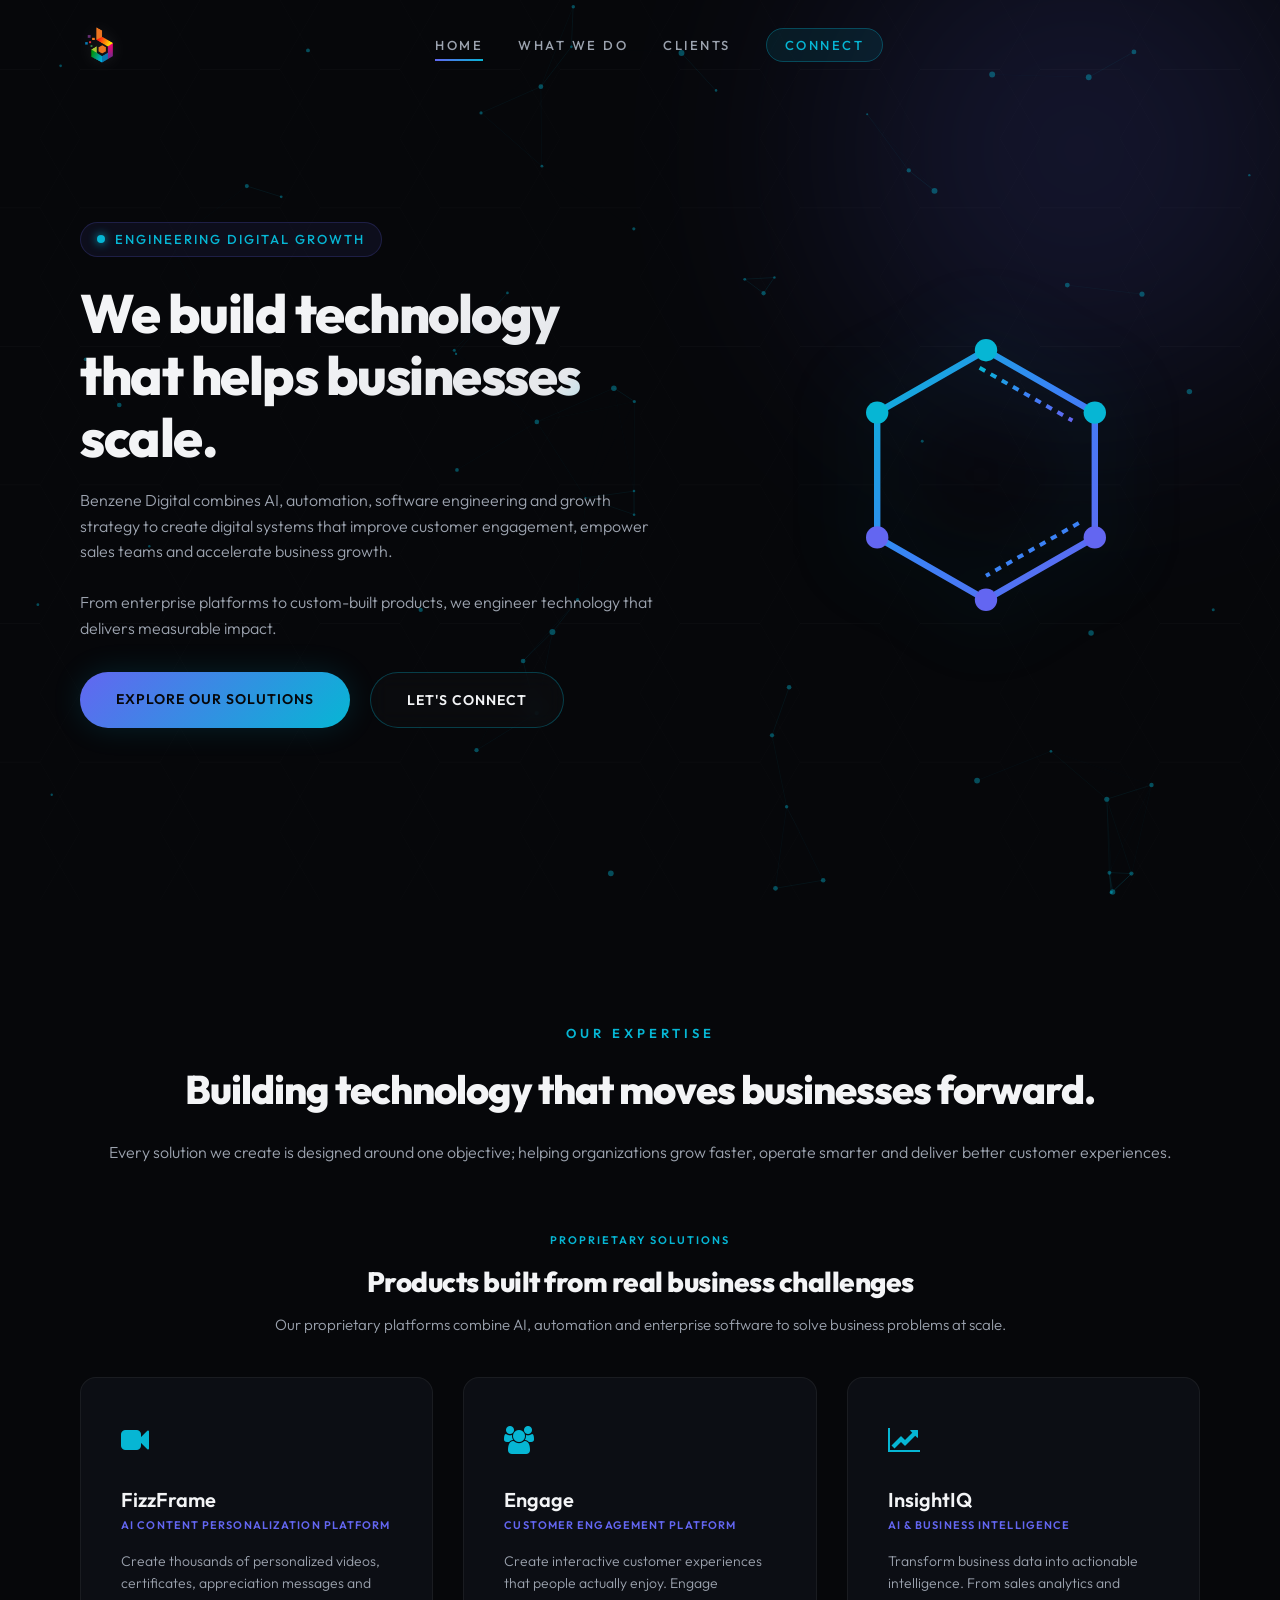
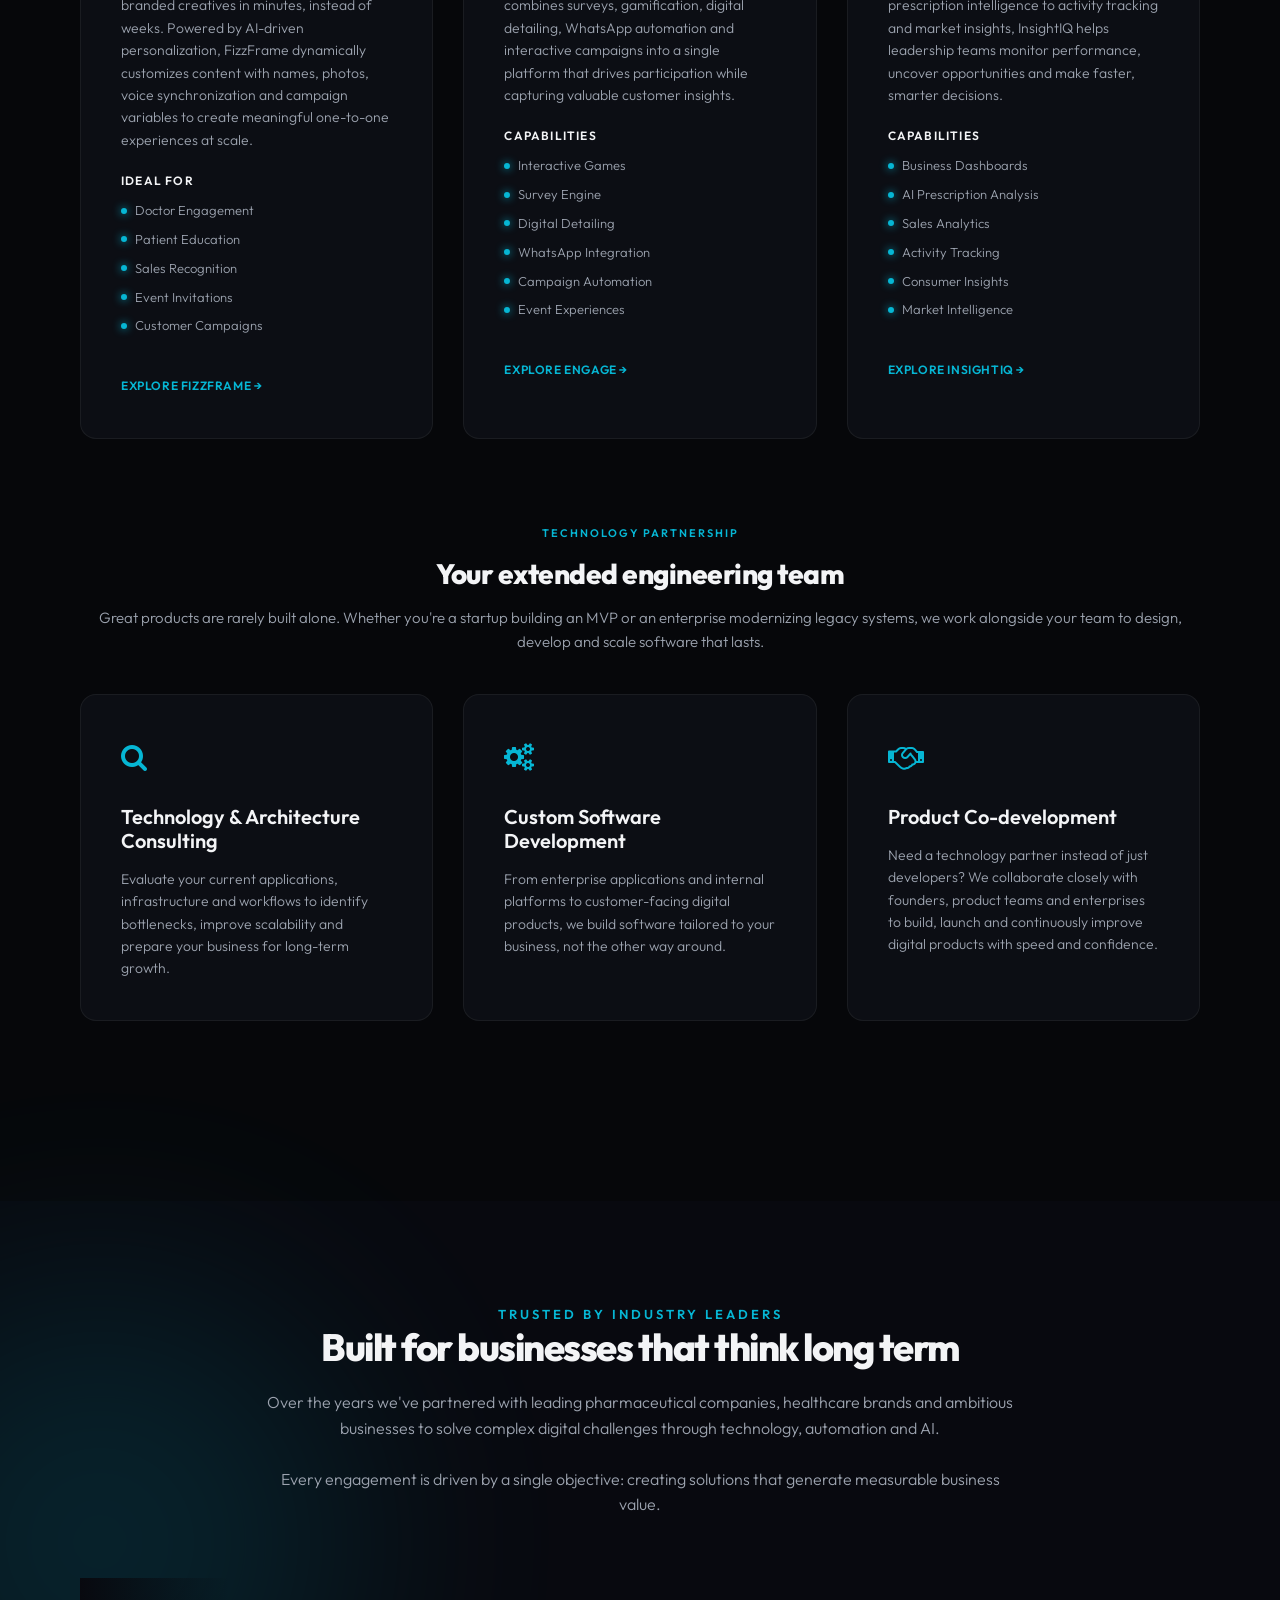
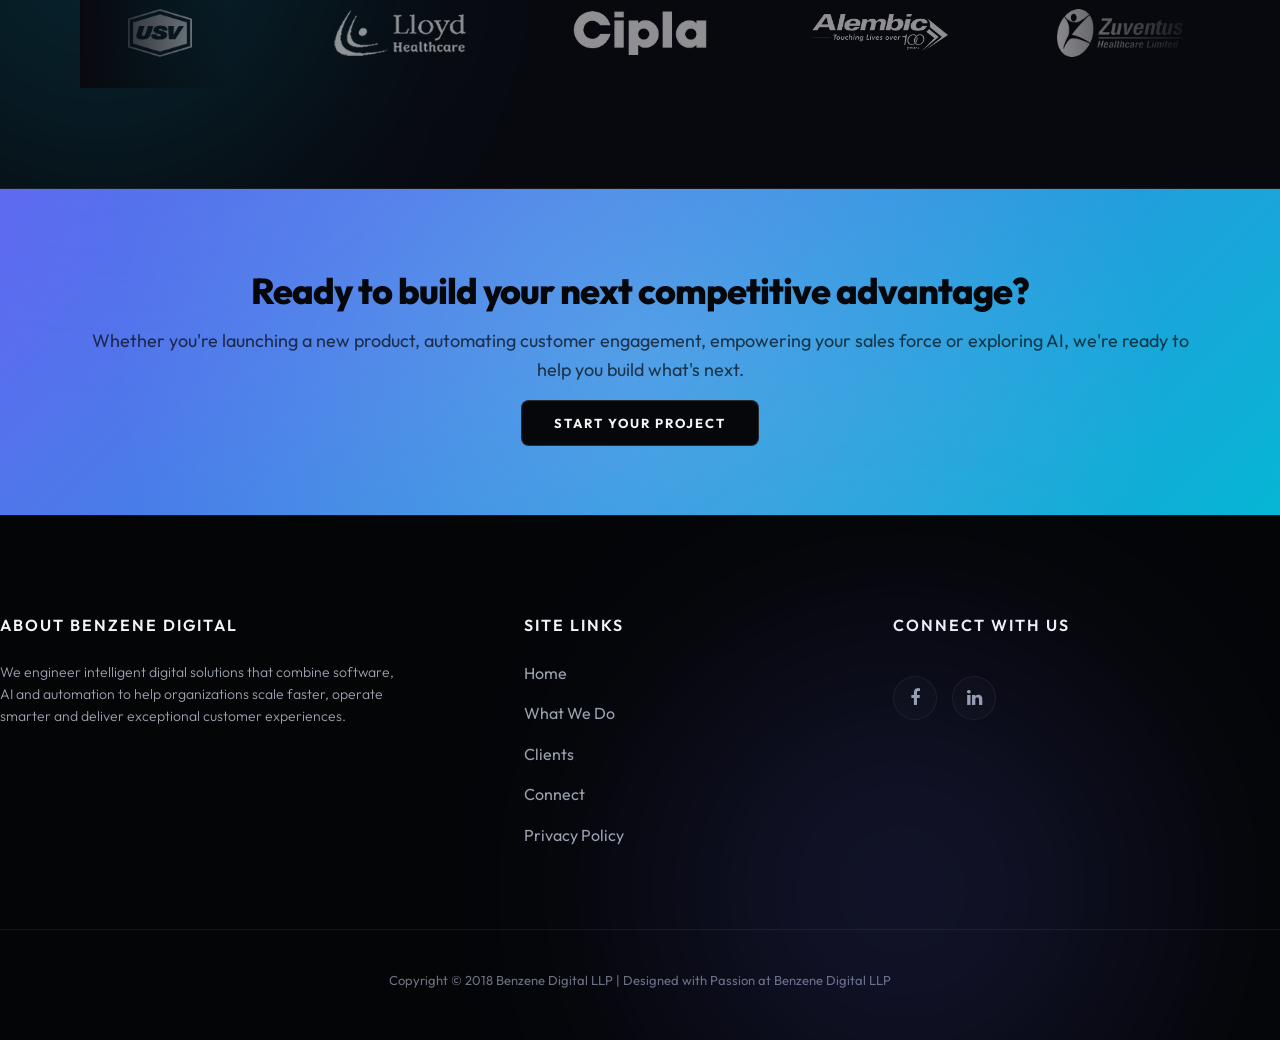
<file: index.html>
<!DOCTYPE html>
<html lang="en-US">
<head>        
    <meta charset="UTF-8" />        
    <meta name="viewport" content="width=device-width, initial-scale=1, maximum-scale=1" />
    <title>Benzene Digital LLP - Creative Digital Growth Agency</title>
    
    <!-- SEO & Metadata -->
    <meta name="description" content="Benzene Digital LLP is a next-generation creative digital growth agency. We engineer high-impact marketing, messenger bot automation, and interactive strategies for modern brands." />
    <link rel="canonical" href="https://benzenedigital.com/" />
    
    <!-- Open Graph Metadata -->
    <meta property="og:locale" content="en_US" />
    <meta property="og:type" content="website" />
    <meta property="og:title" content="Benzene Digital LLP - Creative Digital Growth Agency" />
    <meta property="og:description" content="We Craft Awesome Digital Marketing Solutions. Mixing strategy, experience, and technological innovation to help companies grow in this digital era." />
    <meta property="og:url" content="https://benzenedigital.com/" />
    <meta property="og:site_name" content="Benzene Digital LLP" />
    
    <!-- Favicon & Icons -->
    <link rel="icon" href="assets/images/logo.png" sizes="32x32" />
    <link rel="icon" href="assets/images/logo.png" sizes="192x192" />
    <link rel="apple-touch-icon" href="assets/images/logo.png" />
    
    <!-- Stylesheets -->
    <link rel="stylesheet" href="https://cdnjs.cloudflare.com/ajax/libs/font-awesome/4.7.0/css/font-awesome.min.css" />
    <link rel="stylesheet" href="assets/css/style-v2.css?v=2.8" />
</head>
<body class="home dark-theme">

    <!-- Radial Glow Elements for Futuristic Backdrop -->
    <div class="radial-glow-container">
        <div class="radial-bg-glow radial-glow-1"></div>
        <div class="radial-bg-glow radial-glow-2"></div>
        <div class="radial-bg-glow radial-glow-3"></div>
    </div>

    <!-- 1. PRELOADER -->
    <div class="doc-loader">
        <div class="loader-benzene-ring"></div>
    </div>       

    <!-- 2. STICKY GLASS HEADER -->
    <header class="header-holder">             
        <div class="menu-wrapper">             
            <div class="header-logo">
                <a href="#home">
                    <img src="assets/images/logo.png" alt="Benzene Digital Logo" />
                </a>               
            </div>

            <div class="toggle-holder">
                <div id="toggle">
                    <div class="first-menu-line"></div>
                    <div class="second-menu-line"></div>
                    <div class="third-menu-line"></div>
                </div>
            </div>

            <div class="menu-holder">
                <nav id="header-main-menu">
                    <ul class="main-menu">
                        <li class="active"><a href="#home">Home</a></li>
                        <li><a href="#what-we-do">What We Do</a></li>
                        <li><a href="#clients">Clients</a></li>
                        <li class="connect-btn-nav"><a href="#" class="trigger-connect">Connect</a></li>
                    </ul>
                </nav>                       
            </div>
            <div class="clear"></div>   
        </div>
    </header>

    <!-- 3. MAIN CONTENTS -->
    <div id="content" class="site-content">        
         
        <!-- HERO SECTION -->
        <section id="home" class="section full-screen">
            <!-- Hexagonal Network Canvas -->
            <div class="hero-canvas-container">
                <canvas id="home-canvas"></canvas>
            </div>
            
            <div class="content-1200">                                                
                <div class="hero-text-area">
                    <div class="hero-tagline">
                        <span class="pulse-dot"></span>
                        ENGINEERING DIGITAL GROWTH
                    </div>
                    <h1 class="big-text">
                        We build technology<br />
                        that helps businesses scale.
                    </h1>
                    <p class="hero-description">
                        Benzene Digital combines AI, automation, software engineering and growth strategy to create digital systems that improve customer engagement, empower sales teams and accelerate business growth.
                        <br /><br />
                        From enterprise platforms to custom-built products, we engineer technology that delivers measurable impact.
                    </p>
                    <div class="cta-group">
                        <a href="#what-we-do" class="btn btn-primary">Explore Our Solutions</a>
                        <a href="#" class="btn btn-secondary trigger-connect">Let's Connect</a>
                    </div>
                </div>
                
                <div class="hero-visual-area">
                    <!-- Glowing Hexagonal Benzene Ring SVG -->
                    <div class="benzene-glowing-ring">
                        <svg viewBox="0 0 200 200" width="100%" height="100%">
                            <!-- Benzene outer hexagonal carbon chain -->
                            <polygon points="100,22 168,61 168,139 100,178 32,139 32,61" fill="none" stroke="url(#benzene-grad)" stroke-width="4" stroke-linecap="round" />
                            
                            <!-- Inner double bonds representing resonance delocalized electrons -->
                            <line x1="96" y1="33" x2="154" y2="66" stroke="url(#benzene-grad)" stroke-width="2.5" stroke-dasharray="4,4" />
                            <line x1="158" y1="130" x2="100" y2="163" stroke="url(#benzene-grad)" stroke-width="2.5" stroke-dasharray="4,4" />
                            <line x1="42" y1="130" x2="42" y2="70" stroke="url(#benzene-grad)" stroke-width="2.5" stroke-dasharray="4,4" />
                            
                            <!-- Hexagon carbon nodes -->
                            <circle cx="100" cy="22" r="7" fill="#06b6d4" />
                            <circle cx="168" cy="61" r="7" fill="#06b6d4" />
                            <circle cx="168" cy="139" r="7" fill="#6366f1" />
                            <circle cx="100" cy="178" r="7" fill="#6366f1" />
                            <circle cx="32" cy="139" r="7" fill="#6366f1" />
                            <circle cx="32" cy="61" r="7" fill="#06b6d4" />
                            
                            <defs>
                                <linearGradient id="benzene-grad" x1="0%" y1="0%" x2="100%" y2="100%">
                                    <stop offset="0%" stop-color="#06b6d4" />
                                    <stop offset="50%" stop-color="#3b82f6" />
                                    <stop offset="100%" stop-color="#6366f1" />
                                </linearGradient>
                            </defs>
                        </svg>
                    </div>
                </div>
            </div>
        </section> 



        <!-- WHAT WE DO SECTION (CENTERED LAYOUT) -->
        <section id="what-we-do" class="section">
            <div class="content-1200">
                
                <!-- Section Header -->
                <div class="section-header-centered">
                    <span class="section-tag-indicator">OUR EXPERTISE</span>
                    <h2 class="section-title-reimagined">Building technology that moves businesses forward.</h2>
                    <p class="section-desc-reimagined">
                        Every solution we create is designed around one objective; helping organizations grow faster, operate smarter and deliver better customer experiences.
                    </p>
                </div>

                <!-- Group 1: Proprietary Solutions -->
                <div class="grid-section-header-centered">
                    <span class="section-tag-indicator-small">PROPRIETARY SOLUTIONS</span>
                    <h3>Products built from real business challenges</h3>
                    <p>
                        Our proprietary platforms combine AI, automation and enterprise software to solve business problems at scale.
                    </p>
                </div>
                
                <div class="solutions-grid-reimagined">
                    <div class="service-box">
                        <div class="service-icon"><i class="fa fa-video-camera"></i></div>
                        <h3>FizzFrame</h3>
                        <span class="service-tag">AI CONTENT PERSONALIZATION PLATFORM</span>
                        <p>Create thousands of personalized videos, certificates, appreciation messages and branded creatives in minutes, instead of weeks. Powered by AI-driven personalization, FizzFrame dynamically customizes content with names, photos, voice synchronization and campaign variables to create meaningful one-to-one experiences at scale.</p>
                        
                        <div class="service-meta-list">
                            <span class="meta-list-title">Ideal for</span>
                            <ul>
                                <li><span class="bullet-dot"></span> Doctor Engagement</li>
                                <li><span class="bullet-dot"></span> Patient Education</li>
                                <li><span class="bullet-dot"></span> Sales Recognition</li>
                                <li><span class="bullet-dot"></span> Event Invitations</li>
                                <li><span class="bullet-dot"></span> Customer Campaigns</li>
                            </ul>
                        </div>
                        
                        <a href="#" class="service-link trigger-connect">Explore FizzFrame &rarr;</a>
                    </div>

                    <div class="service-box">
                        <div class="service-icon"><i class="fa fa-users"></i></div>
                        <h3>Engage</h3>
                        <span class="service-tag">CUSTOMER ENGAGEMENT PLATFORM</span>
                        <p>Create interactive customer experiences that people actually enjoy. Engage combines surveys, gamification, digital detailing, WhatsApp automation and interactive campaigns into a single platform that drives participation while capturing valuable customer insights.</p>
                        
                        <div class="service-meta-list">
                            <span class="meta-list-title">Capabilities</span>
                            <ul>
                                <li><span class="bullet-dot"></span> Interactive Games</li>
                                <li><span class="bullet-dot"></span> Survey Engine</li>
                                <li><span class="bullet-dot"></span> Digital Detailing</li>
                                <li><span class="bullet-dot"></span> WhatsApp Integration</li>
                                <li><span class="bullet-dot"></span> Campaign Automation</li>
                                <li><span class="bullet-dot"></span> Event Experiences</li>
                            </ul>
                        </div>
                        
                        <a href="#" class="service-link trigger-connect">Explore Engage &rarr;</a>
                    </div>

                    <div class="service-box">
                        <div class="service-icon"><i class="fa fa-line-chart"></i></div>
                        <h3>InsightIQ</h3>
                        <span class="service-tag">AI & BUSINESS INTELLIGENCE</span>
                        <p>Transform business data into actionable intelligence. From sales analytics and prescription intelligence to activity tracking and market insights, InsightIQ helps leadership teams monitor performance, uncover opportunities and make faster, smarter decisions.</p>
                        
                        <div class="service-meta-list">
                            <span class="meta-list-title">Capabilities</span>
                            <ul>
                                <li><span class="bullet-dot"></span> Business Dashboards</li>
                                <li><span class="bullet-dot"></span> AI Prescription Analysis</li>
                                <li><span class="bullet-dot"></span> Sales Analytics</li>
                                <li><span class="bullet-dot"></span> Activity Tracking</li>
                                <li><span class="bullet-dot"></span> Consumer Insights</li>
                                <li><span class="bullet-dot"></span> Market Intelligence</li>
                            </ul>
                        </div>
                        
                        <a href="#" class="service-link trigger-connect">Explore InsightIQ &rarr;</a>
                    </div>
                </div>

                <!-- Group 2: Technology Partnership -->
                <div class="grid-section-header-centered" style="margin-top: 80px;">
                    <span class="section-tag-indicator-small">TECHNOLOGY PARTNERSHIP</span>
                    <h3>Your extended engineering team</h3>
                    <p>
                        Great products are rarely built alone. Whether you're a startup building an MVP or an enterprise modernizing legacy systems, we work alongside your team to design, develop and scale software that lasts.
                    </p>
                </div>
                
                <div class="solutions-grid-reimagined">
                    <div class="service-box">
                        <div class="service-icon"><i class="fa fa-search"></i></div>
                        <h3>Technology & Architecture Consulting</h3>
                        <p>Evaluate your current applications, infrastructure and workflows to identify bottlenecks, improve scalability and prepare your business for long-term growth.</p>
                    </div>

                    <div class="service-box">
                        <div class="service-icon"><i class="fa fa-cogs"></i></div>
                        <h3>Custom Software Development</h3>
                        <p>From enterprise applications and internal platforms to customer-facing digital products, we build software tailored to your business, not the other way around.</p>
                    </div>

                    <div class="service-box">
                        <div class="service-icon"><i class="fa fa-handshake-o"></i></div>
                        <h3>Product Co-development</h3>
                        <p>Need a technology partner instead of just developers? We collaborate closely with founders, product teams and enterprises to build, launch and continuously improve digital products with speed and confidence.</p>
                    </div>
                </div>

            </div>
        </section>                 
         
        <!-- CLIENTS SECTION (INFINITE LOGO MARQUEE) -->
        <section id="clients" class="section">                   
            <div class="content-1200">
                <div class="section-header-centered" style="margin-bottom: 60px;">
                    <span class="section-subtitle">TRUSTED BY INDUSTRY LEADERS</span>
                    <h2 style="font-size: 38px; line-height: 1.15; font-weight: 800; letter-spacing: -1.5px; margin-bottom: 20px;">
                        Built for businesses that think long term
                    </h2>
                    <p style="margin-top: 20px; font-weight: 300; font-size: 16px; color: var(--text-secondary); max-width: 750px; margin-left: auto; margin-right: auto; line-height: 1.6;">
                        Over the years we've partnered with leading pharmaceutical companies, healthcare brands and ambitious businesses to solve complex digital challenges through technology, automation and AI.
                        <br /><br />
                        Every engagement is driven by a single objective: creating solutions that generate measurable business value.
                    </p>
                </div>
                
                <div class="marquee-container">
                    <div class="marquee-content">
                        <div class="marquee-item">
                            <img src="assets/images/logo_usv.png" alt="USV Pvt Ltd" />
                        </div>
                        <div class="marquee-item">
                            <img src="assets/images/logo_lloyd.png" alt="LLOYD HEALTHCARE PVT LTD" />
                        </div>
                        <div class="marquee-item">
                            <img src="assets/images/logo_cipla.png" alt="Cipla Ltd" />
                        </div>
                        <div class="marquee-item">
                            <img src="assets/images/logo_alembic.png" alt="Alembic Pharmaceuticals Ltd" />
                        </div>
                        <div class="marquee-item">
                            <img src="assets/images/logo_zuventus.png" alt="Zuventus Healthcare Limited" />
                        </div>
                        <div class="marquee-item">
                            <img src="assets/images/logo_servier.png" alt="Servier India" />
                        </div>
                        <div class="marquee-item">
                            <img src="assets/images/logo_zydus.png" alt="Zydus Healthcare Ltd" />
                        </div>
                        <div class="marquee-item">
                            <img src="assets/images/logo_lupin.png" alt="Lupin" />
                        </div>
                        <div class="marquee-item">
                            <img src="assets/images/logo_wockhardt.png" alt="Wockhardt Limited" />
                        </div>
                        <div class="marquee-item">
                            <img src="assets/images/logo_glenmark.png" alt="Glenmark Pharmaceutical Ltd" />
                        </div>
                        <div class="marquee-item">
                            <img src="assets/images/logo_crompton.png" alt="Crompton Greaves Consumer Electricals Limited" />
                        </div>
                        <div class="marquee-item">
                            <img src="assets/images/logo_mankind.png" alt="Mankind Pharma" />
                        </div>
                    </div>
                </div>
            </div>
        </section> 


         
        <!-- MILESTONES (CTA NEON ACTION BAND) -->
        <div id="milestones" class="section">                   
            <div class="content-1200">
                <h2>Ready to build your next competitive advantage?</h2>
                <p style="margin-bottom: 25px;">Whether you're launching a new product, automating customer engagement, empowering your sales force or exploring AI, we're ready to help you build what's next.</p>
                <a href="#" class="cta-connect-btn trigger-connect">Start Your Project</a>
            </div>
        </div> 
    </div>

    <!-- 4. FOOTER -->
    <footer class="footer">
        <div class="footer-content">
            <div id="footer-sidebar">
                <!-- Widget 1: About Benzene Digital -->
                <div class="widget" style="max-width: 400px;">
                    <h4 class="widgettitle">About Benzene Digital</h4>
                    <p style="color: var(--text-secondary); font-size: 14px; line-height: 1.6; font-weight: 300; margin: 0;">
                        We engineer intelligent digital solutions that combine software, AI and automation to help organizations scale faster, operate smarter and deliver exceptional customer experiences.
                    </p>
                </div>

                <!-- Widget 2: Site links -->
                <div class="widget">
                    <h4 class="widgettitle">Site links</h4>
                    <ul>
                        <li><a href="#home">Home</a></li>
                        <li><a href="#what-we-do">What We Do</a></li>
                        <li><a href="#clients">Clients</a></li>
                        <li><a href="#" class="trigger-connect">Connect</a></li>
                        <li><a href="#" class="privacy-policy-btn">Privacy Policy</a></li>
                    </ul>
                </div>

                <!-- Widget 3: Connect -->
                <div class="widget" style="max-width: 350px;">
                    <h4 class="widgettitle">Connect With Us</h4>
                    <div class="social-icons-footer" style="margin-top: 15px;">
                        <a href="https://www.facebook.com/BenzenedigitalLLP" class="social-icon-circle" target="_blank" rel="noopener noreferrer"><i class="fa fa-facebook"></i></a>
                        <a href="https://www.linkedin.com/company/benzenedigital/" class="social-icon-circle" target="_blank" rel="noopener noreferrer"><i class="fa fa-linkedin"></i></a>
                    </div>
                </div>
            </div>
          
            <div class="copyright-holder">
                Copyright &copy; 2018 Benzene Digital LLP | Designed with Passion at Benzene Digital LLP
            </div>
        </div>
    </footer>

    <!-- ==========================================
         POPUPS & MODALS (DARK GLASS)
         ========================================== -->
         
    <!-- B. CONNECT MODAL -->
    <div id="pum-connect" class="pum-overlay" role="dialog" aria-hidden="true">
        <div class="pum-container connect-modal-container">
            <button type="button" class="pum-close close-connect-btn" aria-label="Close modal">&times;</button>
            <div class="pum-content">
                <span class="indicator-tag" style="font-size: 11px; letter-spacing: 3px; color: var(--color-cyan); font-weight: 600; display: block; margin-bottom: 8px;">Contact</span>
                <h2 style="margin-top: 10px; font-size: 32px; font-weight: 800; letter-spacing: -1px; margin-bottom: 15px;">Let's Start the Conversation</h2>
                <p style="color: var(--text-secondary); margin-bottom: 30px; font-size: 14px; font-weight: 300; line-height: 1.6;">
                    Tell us about your business, your goals or the challenge you're trying to solve. Our team will get back with ideas, recommendations and the right approach—not just a proposal.
                </p>
                
                <form id="connect-form" class="connect-form">
                    <div class="form-row">
                        <div class="form-group">
                            <label>Your Name</label>
                            <input required type="text" name="name" placeholder="Julian Moss" class="form-input" />
                        </div>
                        <div class="form-group">
                            <label>Email Address</label>
                            <input required type="email" name="email" placeholder="j.moss@domain.com" class="form-input" />
                        </div>
                    </div>
                    
                    <div class="form-group">
                        <label>Areas of Interest</label>
                        <div class="interest-options">
                            <button type="button" class="interest-tag active" data-value="AI Solutions">AI Solutions</button>
                            <button type="button" class="interest-tag" data-value="Customer Engagement">Customer Engagement</button>
                            <button type="button" class="interest-tag" data-value="Sales Enablement">Sales Enablement</button>
                            <button type="button" class="interest-tag" data-value="Marketing Automation">Marketing Automation</button>
                            <button type="button" class="interest-tag" data-value="Custom Software Development">Custom Software Development</button>
                            <button type="button" class="interest-tag" data-value="Digital Transformation">Digital Transformation</button>
                            <button type="button" class="interest-tag" data-value="Other">Other</button>
                        </div>
                        <input type="hidden" name="interest" id="selected-interest" value="AI Solutions" />
                    </div>
                    
                    <div class="form-group">
                        <label>Your Message</label>
                        <textarea required name="message" placeholder="Tell us about your project..." rows="4" class="form-textarea"></textarea>
                    </div>
                    
                    <button type="submit" class="submit-btn" id="connect-submit-btn">Send Message</button>
                    
                    <p style="font-size: 10px; color: var(--text-secondary); opacity: 0.6; line-height: 1.5; margin-top: 20px; font-weight: 300; text-align: left;">
                        Your information is kept strictly confidential and will only be used to respond to your enquiry.
                    </p>
                </form>
            </div>
        </div>
    </div>

    <!-- A. TERMS & PRIVACY POLICY MODAL -->
    <div id="pum-564" class="pum-overlay" role="dialog" aria-hidden="true">
        <div class="pum-container">
            <button type="button" class="pum-close" aria-label="Close modal">&times;</button>
            <div class="pum-content">
                <h2>Terms and Conditions of Use</h2>
                <h3>1. Terms</h3>
                <p>By accessing this web site, you are agreeing to be bound by these web site Terms and Conditions of Use, applicable laws and regulations and their compliance. If you disagree with any of the stated terms and conditions, you are prohibited from using or accessing this site. The materials contained in this site are secured by relevant copyright and trademark law.</p>
                
                <h3>2. Use License</h3>
                <p>Permission is allowed to temporarily download one duplicate of the materials (data or programming) on Benzene Digital LLP’s site for individual and non-business use only. This is just a permit of license and not an exchange of title, and under this permit, you may not:</p>
                <ol>
                    <li>Modify or copy the materials;</li>
                    <li>Use the materials for any commercial purpose, or for any public presentation (business or non-business);</li>
                    <li>Attempt to decompile or rebuild any product or material contained on Benzene Digital LLP’s site;</li>
                    <li>Remove any copyright or other restrictive documentations from the materials; or</li>
                    <li>Transfer the materials to someone else or "mirror" the materials on any other server.</li>
                </ol>
                <p>This permit might consequently be terminated if you disregard any of these confinements and may be ended by Benzene Digital LLP whenever deemed. After permit termination or when your viewing permit is terminated, you must destroy any downloaded materials in your ownership whether in electronic or printed form.</p>
                
                <h3>3. Disclaimer</h3>
                <p>The materials on Benzene Digital LLP’s site are given "as is". Benzene Digital LLP makes no guarantees, communicated or suggested, and database renounces and nullifies every single other warranties, including without impediment, inferred guarantees or states of merchantability, fitness for a specific reason, or non-encroachment of licensed property or other infringement of rights. Further, Benzene Digital LLP does not warrant or make any representations concerning the precision, likely results, or unwavering quality of the utilization of the materials on its Internet site or generally identifying with such materials or on any destinations connected to this website.</p>
                
                <h3>4. Constraints</h3>
                <p>In no occasion should Benzene Digital LLP or its suppliers be subject for any harms (counting, without constraint, harms for loss of information or benefit, or because of business interruption) arising out of the utilization or powerlessness to utilize the materials on Benzene Digital LLP’s Internet webpage, regardless of the possibility that Benzene Digital LLP or a Benzene Digital LLP approved agent has been told orally or in written of the likelihood of such harm. Since a few jurisdictions don’t permit constraints on implied guarantees, or impediments of obligation for weighty or coincidental harms, these confinements may not apply to you.</p>
                
                <h3>5. Amendments and Errata</h3>
                <p>The materials showing up on Benzene Digital LLP’s site could incorporate typographical or photographic mistakes. Benzene Digital LLP does not warrant that any of the materials on its site are accurate, complete, or current. Benzene Digital LLP may roll out improvements to the materials contained on its site at any time without notification. Benzene Digital LLP does not, then again, make any dedication to update the materials.</p>
                
                <h3>6. Links</h3>
                <p>Benzene Digital LLP has not checked on the majority of the websites or links connected to its website and is not in charge of the substance of any such connected webpage. The incorporation of any connection does not imply support by Benzene Digital LLP of the site. Utilization of any such connected site is at the user’s own risk.</p>
                
                <h3>7. Site Terms of Use Modifications</h3>
                <p>Benzene Digital LLP may update these terms of utilization for its website at any time without notification. By using this site, you are consenting to be bound by the then current form of these Terms and Conditions of Use.</p>
                
                <h3>8. Governing Law</h3>
                <p>Any case identifying with Benzene Digital LLP’s site should be governed by the laws of the country of India, without regard to its conflict of law provisions.</p>
                
                <h2>Privacy Policy</h2>
                <p>Your privacy is critical to us. Likewise, we have built up this Policy with the end goal you should see how we gather, utilize, impart, and reveal and make utilization of individual data. The following outlines our privacy policy.</p>
                <ul>
                    <li>Before or at the time of collecting personal information, we will identify the purposes for which information is being collected.</li>
                    <li>We will gather and utilize personal data singularly with the target of satisfying those reasons indicated by us and for other good purposes, unless we get the consent of the individual concerned or as required by law.</li>
                    <li>We will just hold personal data for the length necessary for the satisfaction of those reasons.</li>
                    <li>We will collect personal information by lawful and fair means and, where appropriate, with the knowledge or consent of the individual concerned.</li>
                    <li>Personal information ought to be important to the reasons for which it is to be utilized, and, to the extent necessary for those reasons, ought to be accurate, complete, and updated.</li>
                    <li>We will protect personal information by reasonable security safeguards against loss or theft, as well as unauthorized access, disclosure, copying, use, or modification.</li>
                    <li>We will promptly provide customers with access to our policies and procedures for the administration of personal data.</li>
                </ul>
                <p>We are focused on leading our business as per these standards with a specific end goal to guarantee that the privacy of personal information is secure and maintained.</p>
            </div>
        </div>
    </div>



    <!-- Scripts -->
    <script src="assets/js/main.js"></script>
</body>
</html>
</file>
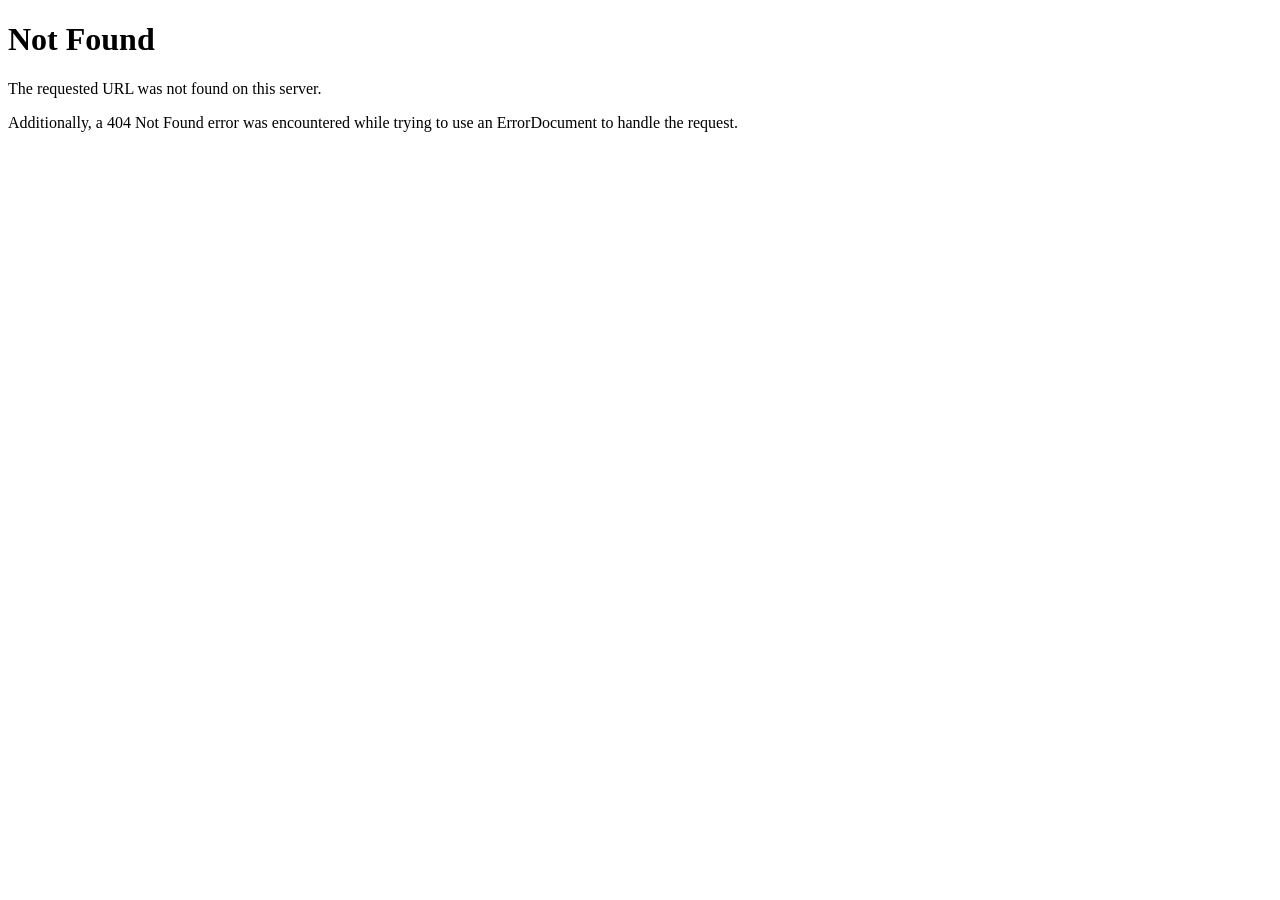
<file: original_blog.html>
<!DOCTYPE HTML PUBLIC "-//W3C//DTD HTML 4.01//EN" "http://www.w3.org/TR/html4/strict.dtd">
<html><head>
<title>404 Not Found</title>
</head><body>
<h1>Not Found</h1>
<p>The requested URL was not found on this server.</p>
<p>Additionally, a 404 Not Found
error was encountered while trying to use an ErrorDocument to handle the request.</p>
</body></html>
</file>
<file: assets/css/style-v2.css>
@import url('https://fonts.googleapis.com/css2?family=Outfit:wght@100;200;300;400;500;600;700;800;900&display=swap');

/* ==========================================
   DESIGN TOKENS & VARIABLES (DARK MODE REIMAGINED)
   ========================================== */
:root {
  /* Theme Colors */
  --bg-main: #06070a;
  --bg-card: rgba(18, 20, 28, 0.6);
  --bg-card-hover: rgba(26, 29, 41, 0.8);
  --border-glass: rgba(255, 255, 255, 0.06);
  --border-glass-hover: rgba(6, 182, 212, 0.3);
  
  /* Text Colors */
  --text-primary: #f3f4f6;
  --text-secondary: #9ca3af;
  --text-muted: #6b7280;
  
  /* Accent Gradients & Shadows */
  --gradient-accent: linear-gradient(135deg, #6366f1 0%, #06b6d4 100%);
  --gradient-accent-hover: linear-gradient(135deg, #4f46e5 0%, #0891b2 100%);
  --color-indigo: #6366f1;
  --color-cyan: #06b6d4;
  
  --shadow-cyan-glow: 0 0 30px rgba(6, 182, 212, 0.15);
  --shadow-indigo-glow: 0 0 35px rgba(99, 102, 241, 0.15);
  --shadow-card: 0 20px 40px rgba(0, 0, 0, 0.3);
  
  /* Fonts */
  --font-main: 'Outfit', sans-serif;
  
  /* Layout */
  --header-height: 90px;
  --header-height-scroll: 75px;
  --content-width: 1200px;
  
  /* Transitions */
  --transition-smooth: all 0.5s cubic-bezier(0.16, 1, 0.3, 1);
  --transition-fast: all 0.25s cubic-bezier(0.4, 0, 0.2, 1);
}

/* ==========================================
   GLOBAL STYLE RESETS & SCROLLBAR
   ========================================== */
* {
  box-sizing: border-box;
  margin: 0;
  padding: 0;
}

html {
  scroll-behavior: smooth;
  -webkit-font-smoothing: antialiased;
  -moz-osx-font-smoothing: grayscale;
}

body {
  font-family: var(--font-main);
  font-size: 16px;
  line-height: 1.6;
  color: var(--text-secondary);
  background-color: var(--bg-main);
  overflow-x: hidden !important;
  width: 100% !important;
  position: relative;
}

.site-content {
  overflow-x: hidden !important;
  width: 100% !important;
  position: relative;
}

/* Custom Scrollbar */
::-webkit-scrollbar {
  width: 10px;
}
::-webkit-scrollbar-track {
  background: var(--bg-main);
}
::-webkit-scrollbar-thumb {
  background: #1f2937;
  border-radius: 5px;
  border: 2px solid var(--bg-main);
}
::-webkit-scrollbar-thumb:hover {
  background: var(--color-cyan);
}

img {
  max-width: 100%;
  height: auto;
  display: block;
}

a {
  color: inherit;
  text-decoration: none;
  transition: var(--transition-fast);
}

ul, ol {
  list-style: none;
}

h1, h2, h3, h4, h5, h6 {
  color: var(--text-primary);
  font-weight: 700;
  line-height: 1.2;
}

.clear {
  clear: both;
}

.radial-glow-container {
  position: absolute;
  top: 0;
  left: 0;
  width: 100%;
  height: 100%;
  min-height: 100%;
  overflow: hidden !important;
  pointer-events: none;
  z-index: 1;
}

.radial-bg-glow {
  position: absolute;
  width: 500px;
  height: 500px;
  border-radius: 50%;
  filter: blur(120px);
  z-index: 1;
  pointer-events: none;
  opacity: 0.15;
  animation: floatGlow 15s infinite alternate ease-in-out;
}

.radial-glow-1 {
  background: var(--color-indigo);
  top: -100px;
  right: -50px;
}

.radial-glow-2 {
  background: var(--color-cyan);
  bottom: 20%;
  left: -150px;
  animation-delay: -5s;
}

.radial-glow-3 {
  background: var(--color-indigo);
  bottom: -100px;
  right: 10%;
  animation-delay: -10s;
}

@keyframes floatGlow {
  0% {
    transform: translate(0, 0) scale(1);
  }
  100% {
    transform: translate(80px, 50px) scale(1.2);
  }
}

/* ==========================================
   PRELOADER
   ========================================== */
.doc-loader {
  position: fixed;
  top: 0;
  left: 0;
  width: 100%;
  height: 100%;
  background-color: var(--bg-main);
  z-index: 999999;
  display: flex;
  justify-content: center;
  align-items: center;
  transition: opacity 0.6s cubic-bezier(0.16, 1, 0.3, 1), visibility 0.6s cubic-bezier(0.16, 1, 0.3, 1);
}

.loader-benzene-ring {
  position: relative;
  width: 80px;
  height: 80px;
  border: 3px solid rgba(6, 182, 212, 0.1);
  border-top-color: var(--color-cyan);
  border-radius: 50%;
  animation: spin 1.2s infinite linear;
}

@keyframes spin {
  0% { transform: rotate(0deg); }
  100% { transform: rotate(360deg); }
}

.doc-loader.loaded {
  opacity: 0;
  visibility: hidden;
  pointer-events: none;
}

/* ==========================================
   HEADER & GLASS NAVIGATION
   ========================================== */
.header-holder {
  position: fixed;
  top: 0;
  left: 0;
  width: 100%;
  height: var(--header-height);
  background-color: transparent;
  z-index: 9999;
  transition: var(--transition-smooth);
  display: flex;
  align-items: center;
}

.header-holder.scrolled {
  height: var(--header-height-scroll);
  background-color: rgba(6, 7, 10, 0.7);
  backdrop-filter: blur(16px);
  -webkit-backdrop-filter: blur(16px);
  border-bottom: 1px solid rgba(255, 255, 255, 0.03);
  box-shadow: 0 10px 30px rgba(0, 0, 0, 0.2);
}

.menu-wrapper {
  max-width: var(--content-width);
  margin: 0 auto;
  width: 100%;
  display: flex;
  justify-content: space-between;
  align-items: center;
  padding: 0 40px;
}

.header-logo {
  display: flex;
  align-items: center;
}

.header-logo img {
  max-height: 38px;
  filter: drop-shadow(0 0 8px rgba(255, 255, 255, 0.1));
  transition: var(--transition-smooth);
}

.header-holder.scrolled .header-logo img {
  max-height: 32px;
}

.main-menu {
  display: flex;
  gap: 35px;
}

.main-menu a {
  font-size: 13px;
  font-weight: 500;
  text-transform: uppercase;
  letter-spacing: 2.5px;
  color: var(--text-secondary);
  position: relative;
  padding: 8px 0;
  transition: var(--transition-fast);
}

.main-menu a::after {
  content: '';
  position: absolute;
  bottom: 0;
  left: 50%;
  width: 0;
  height: 2px;
  background: var(--gradient-accent);
  transition: var(--transition-fast);
  transform: translateX(-50%);
}

.main-menu a:hover {
  color: var(--text-primary);
}

.main-menu a:hover::after,
.main-menu li.active a::after {
  width: 100%;
}

/* Mobile Toggle Hamburger */
.toggle-holder {
  display: none;
  cursor: pointer;
  padding: 10px;
  z-index: 10001;
}

#toggle {
  width: 26px;
  height: 18px;
  position: relative;
  display: flex;
  flex-direction: column;
  justify-content: space-between;
}

#toggle div {
  width: 100%;
  height: 2px;
  background-color: var(--text-primary);
  transition: var(--transition-fast);
  border-radius: 2px;
}

#toggle.on .first-menu-line {
  transform: translateY(8px) rotate(45deg);
  background-color: var(--color-cyan);
}

#toggle.on .second-menu-line {
  opacity: 0;
}

#toggle.on .third-menu-line {
  transform: translateY(-8px) rotate(-45deg);
  background-color: var(--color-cyan);
}

/* ==========================================
   SECTIONS & LAYOUT GENERAL
   ========================================== */
.section {
  position: relative;
  width: 100%;
  padding: 120px 0;
  overflow: hidden;
}

.section.full-screen {
  min-height: 100vh;
  display: flex;
  align-items: center;
  padding: 0;
}

.content-1200 {
  max-width: var(--content-width);
  margin: 0 auto;
  padding: 0 40px;
  position: relative;
  z-index: 2;
}

/* ==========================================
   HERO SECTION (#home)
   ========================================== */
#home {
  background-color: var(--bg-main);
  position: relative;
  display: flex;
  align-items: center;
  justify-content: center;
}

/* Benzene Grid Animated Background */
.hero-canvas-container {
  position: absolute;
  top: 0;
  left: 0;
  width: 100%;
  height: 100%;
  z-index: 1;
  pointer-events: none;
}

#home-canvas {
  width: 100%;
  height: 100%;
}

#home .content-1200 {
  width: 100%;
  display: flex;
  align-items: center;
  justify-content: space-between;
  gap: 50px;
  margin-top: 50px;
}

.hero-text-area {
  flex: 1.2;
  animation: fadeInUp 1.2s cubic-bezier(0.16, 1, 0.3, 1);
  text-align: left;
}

.hero-tagline {
  display: inline-flex;
  align-items: center;
  gap: 10px;
  background: rgba(99, 102, 241, 0.08);
  border: 1px solid rgba(99, 102, 241, 0.2);
  padding: 6px 16px;
  border-radius: 30px;
  color: var(--color-cyan);
  font-weight: 500;
  font-size: 13px;
  letter-spacing: 2px;
  text-transform: uppercase;
  margin-bottom: 25px;
}

.hero-tagline .pulse-dot {
  width: 8px;
  height: 8px;
  border-radius: 50%;
  background-color: var(--color-cyan);
  box-shadow: 0 0 10px var(--color-cyan);
  animation: pulse-ring 1.5s infinite;
}

@keyframes pulse-ring {
  0% { transform: scale(0.95); opacity: 0.8; }
  50% { transform: scale(1.2); opacity: 1; }
  100% { transform: scale(0.95); opacity: 0.8; }
}

#home .big-text {
  font-size: 54px;
  font-weight: 800;
  line-height: 1.15;
  letter-spacing: -1.5px;
  margin-bottom: 20px;
  background: linear-gradient(135deg, var(--text-primary) 30%, #e5e7eb 70%, var(--color-cyan) 100%);
  -webkit-background-clip: text;
  -webkit-text-fill-color: transparent;
}

.hero-description {
  font-size: 16px;
  line-height: 1.6;
  color: var(--text-secondary);
  max-width: 580px;
  margin-bottom: 30px;
  font-weight: 300;
}

/* Call to Actions button group */
.cta-group {
  display: flex;
  gap: 20px;
}

.btn {
  display: inline-block;
  padding: 16px 36px;
  border-radius: 30px;
  font-weight: 600;
  font-size: 14px;
  letter-spacing: 1px;
  text-transform: uppercase;
  transition: var(--transition-fast);
  cursor: pointer;
}

.btn-primary {
  background: var(--gradient-accent);
  color: var(--bg-main);
  border: none;
  box-shadow: var(--shadow-cyan-glow);
}

.btn-primary:hover {
  transform: translateY(-3px);
  box-shadow: 0 10px 25px rgba(6, 182, 212, 0.35);
}

.btn-secondary {
  border: 1px solid var(--border-glass-hover);
  background: rgba(255, 255, 255, 0.02);
  color: var(--text-primary);
  backdrop-filter: blur(10px);
}

.btn-secondary:hover {
  background: rgba(255, 255, 255, 0.06);
  border-color: var(--text-primary);
  transform: translateY(-3px);
}

.hero-visual-area {
  flex: 0.8;
  display: flex;
  justify-content: center;
  align-items: center;
  position: relative;
}

.benzene-glowing-ring {
  width: 320px;
  height: 320px;
  position: relative;
  z-index: 2;
  filter: drop-shadow(0 0 40px rgba(6, 182, 212, 0.25));
  animation: floatRing 8s infinite alternate ease-in-out;
}

@keyframes floatRing {
  0% { transform: translateY(0) rotate(0deg); }
  100% { transform: translateY(-20px) rotate(5deg); }
}

/* ==========================================
   WHY US SECTION (#inspire) - REIMAGINED CARDS
   ========================================== */
#inspire {
  background-color: #0b0d16;
  border-top: 1px solid var(--border-glass);
  border-bottom: 1px solid var(--border-glass);
  padding: 140px 0;
}

.section-header-centered {
  text-align: center;
  max-width: 600px;
  margin: 0 auto 80px auto;
}

.section-subtitle {
  font-size: 13px;
  text-transform: uppercase;
  letter-spacing: 3px;
  color: var(--color-cyan);
  margin-bottom: 15px;
  font-weight: 600;
}

.section-header-centered h2 {
  font-size: 40px;
  font-weight: 800;
  letter-spacing: -1px;
}

.why-us-grid {
  display: grid;
  grid-template-columns: repeat(3, 1fr);
  gap: 30px;
}

.glass-card {
  background: var(--bg-card);
  border: 1px solid var(--border-glass);
  backdrop-filter: blur(12px);
  -webkit-backdrop-filter: blur(12px);
  border-radius: 16px;
  padding: 50px 40px;
  transition: var(--transition-smooth);
  position: relative;
  overflow: hidden;
  box-shadow: var(--shadow-card);
}

.glass-card::before {
  content: '';
  position: absolute;
  top: 0;
  left: 0;
  width: 100%;
  height: 100%;
  background: linear-gradient(180deg, rgba(255, 255, 255, 0.03) 0%, transparent 100%);
  pointer-events: none;
}

.glass-card:hover {
  transform: translateY(-8px);
  border-color: var(--border-glass-hover);
  background: var(--bg-card-hover);
  box-shadow: 0 30px 60px rgba(0, 0, 0, 0.4), var(--shadow-cyan-glow);
}

.card-icon-holder {
  width: 64px;
  height: 64px;
  border-radius: 12px;
  background: rgba(6, 182, 212, 0.08);
  border: 1px solid rgba(6, 182, 212, 0.2);
  display: flex;
  justify-content: center;
  align-items: center;
  margin-bottom: 30px;
  color: var(--color-cyan);
  font-size: 24px;
  transition: var(--transition-smooth);
}

.glass-card:hover .card-icon-holder {
  background: var(--gradient-accent);
  color: var(--bg-main);
  border-color: transparent;
  transform: scale(1.1) rotate(5deg);
}

.glass-card h3 {
  font-size: 22px;
  font-weight: 600;
  margin-bottom: 20px;
}

.glass-card p {
  color: var(--text-secondary);
  font-weight: 300;
  font-size: 15px;
  line-height: 1.7;
}

/* ==========================================
   WHAT WE DO SECTION (#what-we-do) - GRID & SPLIT
   ========================================== */
/* Centered What We Do Section Layout */
.section-header-centered {
  text-align: center;
  max-width: 1150px;
  margin: 0 auto 60px auto;
}

.section-tag-indicator {
  color: var(--color-cyan);
  font-size: 13px;
  font-weight: 600;
  letter-spacing: 4px;
  text-transform: uppercase;
  margin-bottom: 20px;
  display: inline-block;
}

.section-tag-indicator-small {
  color: var(--color-cyan);
  font-size: 11px;
  font-weight: 600;
  letter-spacing: 2px;
  text-transform: uppercase;
  margin-bottom: 15px;
  display: inline-block;
}

.section-title-reimagined {
  font-size: 42px;
  font-weight: 800;
  line-height: 1.25;
  letter-spacing: -1px;
  color: var(--text-primary);
  margin-bottom: 25px;
}

.section-desc-reimagined {
  font-size: 16px;
  line-height: 1.7;
  color: var(--text-secondary);
  font-weight: 300;
}

.grid-section-header-centered {
  text-align: center;
  max-width: 1150px;
  margin: 0 auto 40px auto;
}

.grid-section-header-centered h3 {
  font-size: 28px;
  font-weight: 800;
  color: var(--text-primary);
  margin-bottom: 15px;
  letter-spacing: -0.5px;
}

.grid-section-header-centered p {
  font-size: 15px;
  line-height: 1.6;
  color: var(--text-secondary);
  font-weight: 300;
}

.solutions-grid-reimagined {
  display: grid;
  grid-template-columns: repeat(3, 1fr);
  gap: 30px;
  margin-bottom: 60px;
  width: 100%;
}

.service-box {
  background: var(--bg-card);
  border: 1px solid var(--border-glass);
  padding: 40px;
  border-radius: 16px;
  transition: var(--transition-smooth);
}

.service-box:hover {
  border-color: var(--border-glass-hover);
  background: var(--bg-card-hover);
  transform: translateY(-5px);
  box-shadow: var(--shadow-cyan-glow);
}

.service-icon {
  font-size: 28px;
  color: var(--color-cyan);
  margin-bottom: 25px;
}

.service-box h3 {
  font-size: 20px;
  font-weight: 600;
  margin-bottom: 15px;
}

.service-box p {
  font-size: 14px;
  color: var(--text-secondary);
  font-weight: 300;
  line-height: 1.6;
}

.grid-section-header {
  grid-column: span 2;
  margin-top: 30px;
  margin-bottom: 10px;
  border-bottom: 1px solid rgba(255, 255, 255, 0.05);
  padding-bottom: 15px;
}

.grid-section-header h3 {
  font-size: 24px;
  font-weight: 700;
  color: var(--text-primary);
  margin: 5px 0 0 0;
  letter-spacing: -0.5px;
}

.grid-section-header .section-tag {
  font-size: 11px;
  text-transform: uppercase;
  letter-spacing: 0.15em;
  color: var(--color-cyan);
  font-weight: 600;
}

.service-tag {
  display: block;
  font-size: 11px;
  text-transform: uppercase;
  letter-spacing: 0.1em;
  color: var(--color-indigo);
  font-weight: 600;
  margin-top: -10px;
  margin-bottom: 15px;
}

.service-link {
  display: inline-flex;
  align-items: center;
  margin-top: 20px;
  font-size: 12px;
  font-weight: 600;
  color: var(--color-cyan);
  text-decoration: none;
  transition: var(--transition-fast);
  letter-spacing: 0.05em;
  text-transform: uppercase;
}

.service-link i {
  margin-left: 6px;
  font-size: 10px;
  transition: var(--transition-fast);
}

.service-meta-list {
  margin-top: 20px;
  margin-bottom: 20px;
}

.service-meta-list .meta-list-title {
  display: block;
  font-size: 12px;
  font-weight: 600;
  text-transform: uppercase;
  letter-spacing: 0.1em;
  color: var(--text-primary);
  margin-bottom: 10px;
}

.service-meta-list ul {
  list-style: none;
  padding: 0;
  margin: 0;
  display: flex;
  flex-direction: column;
  gap: 8px;
}

.service-meta-list li {
  font-size: 13px;
  color: var(--text-secondary);
  font-weight: 300;
  display: flex;
  align-items: center;
  gap: 8px;
}

.service-meta-list .bullet-dot {
  width: 6px;
  height: 6px;
  background-color: var(--color-cyan);
  border-radius: 50%;
  box-shadow: 0 0 8px var(--color-cyan);
  display: inline-block;
  flex-shrink: 0;
}

.service-link:hover {
  color: var(--text-primary);
}

.service-link:hover i {
  transform: translate(3px, -2px);
}

/* ==========================================
   CLIENTS INFINITE MARQUEE (#clients)
   ========================================== */
#clients {
  background-color: #08090f;
  padding: 100px 0;
  border-bottom: 1px solid var(--border-glass);
}

.marquee-container {
  width: 100%;
  overflow: hidden;
  position: relative;
  padding: 20px 0;
}

/* Fades borders of marquee */
.marquee-container::before,
.marquee-container::after {
  content: '';
  position: absolute;
  top: 0;
  width: 150px;
  height: 100%;
  z-index: 3;
  pointer-events: none;
}

.marquee-container::before {
  left: 0;
  background: linear-gradient(90deg, #08090f 0%, transparent 100%);
}

.marquee-container::after {
  right: 0;
  background: linear-gradient(270deg, #08090f 0%, transparent 100%);
}

.marquee-content {
  display: flex;
  width: max-content;
  animation: scrollMarquee 25s infinite linear;
  align-items: center;
  gap: 80px;
}

.marquee-content:hover {
  animation-play-state: paused;
}

.marquee-item {
  display: flex;
  align-items: center;
  justify-content: center;
  width: 160px;
  height: 70px;
}

.marquee-item img {
  max-width: 100%;
  max-height: 48px;
  object-fit: contain;
  opacity: 0.55;
  filter: brightness(0) invert(1);
  transition: var(--transition-fast);
}

.marquee-item img:hover {
  opacity: 1;
  filter: none;
}

@keyframes scrollMarquee {
  0% {
    transform: translateX(0);
  }
  100% {
    transform: translateX(-50%);
  }
}

/* ==========================================
   BLOG GRID (#news)
   ========================================== */
#news {
  padding: 140px 0;
}

.blog-grid {
  display: grid;
  grid-template-columns: repeat(2, 1fr);
  gap: 40px;
  margin-top: 60px;
}

.blog-item-modern {
  background: var(--bg-card);
  border: 1px solid var(--border-glass);
  border-radius: 20px;
  overflow: hidden;
  transition: var(--transition-smooth);
  cursor: pointer;
  display: flex;
  flex-direction: column;
  box-shadow: var(--shadow-card);
}

.blog-item-img-container {
  width: 100%;
  height: 250px;
  overflow: hidden;
  position: relative;
}

.blog-item-img-container img {
  width: 100%;
  height: 100%;
  object-fit: cover;
  transition: var(--transition-smooth);
}

.blog-item-modern:hover .blog-item-img-container img {
  transform: scale(1.08);
}

.blog-item-content {
  padding: 40px;
  flex-grow: 1;
  display: flex;
  flex-direction: column;
}

.blog-item-meta {
  display: flex;
  gap: 20px;
  font-size: 12px;
  text-transform: uppercase;
  letter-spacing: 2px;
  color: var(--color-cyan);
  margin-bottom: 20px;
  font-weight: 600;
}

.blog-item-modern h3 {
  font-size: 24px;
  font-weight: 700;
  margin-bottom: 20px;
  line-height: 1.3;
  transition: var(--transition-fast);
}

.blog-item-modern:hover h3 {
  color: var(--color-cyan);
}

.blog-item-modern p {
  color: var(--text-secondary);
  font-size: 15px;
  line-height: 1.7;
  font-weight: 300;
  margin-bottom: 30px;
}

.read-more-link {
  display: flex;
  align-items: center;
  gap: 10px;
  font-weight: 600;
  font-size: 13px;
  text-transform: uppercase;
  letter-spacing: 2px;
  color: var(--text-primary);
  margin-top: auto;
  transition: var(--transition-fast);
}

.read-more-link i {
  transition: var(--transition-fast);
}

.blog-item-modern:hover .read-more-link {
  color: var(--color-cyan);
}

.blog-item-modern:hover .read-more-link i {
  transform: translateX(5px);
}

.blog-item-modern:hover {
  transform: translateY(-8px);
  border-color: var(--border-glass-hover);
  box-shadow: var(--shadow-indigo-glow);
}

/* ==========================================
   MILESTONES (NEON CTA BAND)
   ========================================== */
#milestones {
  background: var(--gradient-accent);
  padding: 80px 0;
  text-align: center;
  position: relative;
}

#milestones::before {
  content: '';
  position: absolute;
  top: 0;
  left: 0;
  width: 100%;
  height: 100%;
  background: radial-gradient(circle, rgba(255,255,255,0.15) 0%, transparent 80%);
}

#milestones h2 {
  color: var(--bg-main);
  font-size: 36px;
  font-weight: 800;
  margin-bottom: 15px;
  letter-spacing: -1px;
}

#milestones p {
  color: rgba(6, 7, 10, 0.7);
  font-size: 18px;
  font-weight: 400;
  margin-bottom: 0;
}

/* ==========================================
   FOOTER (DARK GLASS)
   ========================================== */
.footer {
  background-color: #040507;
  border-top: 1px solid var(--border-glass);
  padding: 100px 0 50px 0;
  color: var(--text-secondary);
}

#footer-sidebar {
  display: grid;
  grid-template-columns: 1.2fr 0.8fr 1fr;
  gap: 60px;
  margin-bottom: 80px;
}

.widget {
  display: flex;
  flex-direction: column;
  gap: 25px;
}

.widgettitle {
  color: var(--text-primary);
  font-size: 16px;
  font-weight: 600;
  letter-spacing: 2px;
  text-transform: uppercase;
}

.widget p {
  font-weight: 300;
  line-height: 1.7;
}

.widget ul {
  display: flex;
  flex-direction: column;
  gap: 15px;
}

.widget ul li a {
  color: var(--text-secondary);
}

.widget ul li a:hover {
  color: var(--color-cyan);
  padding-left: 5px;
}

.social-icons-footer {
  display: flex;
  gap: 15px;
}

.social-icon-circle {
  display: flex;
  justify-content: center;
  align-items: center;
  width: 44px;
  height: 44px;
  border-radius: 50%;
  border: 1px solid var(--border-glass);
  background-color: rgba(255, 255, 255, 0.02);
  color: var(--text-secondary);
  font-size: 18px;
  transition: var(--transition-fast);
}

.social-icon-circle:hover {
  background: var(--gradient-accent);
  color: var(--bg-main);
  border-color: transparent;
  transform: translateY(-4px);
  box-shadow: var(--shadow-cyan-glow);
}

.copyright-holder {
  text-align: center;
  border-top: 1px solid var(--border-glass);
  padding-top: 40px;
  font-size: 13px;
  color: var(--text-muted);
}

/* ==========================================
   MODALS / POPUPS (GLASSMORPHIC)
   ========================================== */
.pum-overlay {
  position: fixed;
  top: 0;
  left: 0;
  width: 100%;
  height: 100%;
  background-color: rgba(4, 5, 7, 0.7);
  backdrop-filter: blur(16px);
  -webkit-backdrop-filter: blur(16px);
  z-index: 100000;
  display: flex;
  justify-content: center;
  align-items: center;
  opacity: 0;
  visibility: hidden;
  transition: opacity 0.5s cubic-bezier(0.16, 1, 0.3, 1), visibility 0.5s cubic-bezier(0.16, 1, 0.3, 1);
  padding: 20px;
}

.pum-overlay.active {
  opacity: 1;
  visibility: visible;
}

.pum-container {
  background-color: rgba(18, 20, 28, 0.85);
  border: 1px solid var(--border-glass-hover);
  width: 100%;
  max-width: 800px;
  max-height: 85vh;
  border-radius: 24px;
  box-shadow: 0 40px 80px rgba(0, 0, 0, 0.6), var(--shadow-indigo-glow);
  position: relative;
  display: flex;
  flex-direction: column;
  transform: scale(0.9);
  transition: transform 0.5s cubic-bezier(0.16, 1, 0.3, 1);
  overflow: hidden;
}

.pum-overlay.active .pum-container {
  transform: scale(1);
}

.pum-content {
  padding: 60px;
  overflow-y: auto;
  flex-grow: 1;
}

.pum-content h2 {
  font-size: 32px;
  margin-bottom: 25px;
  background: var(--gradient-accent);
  -webkit-background-clip: text;
  -webkit-text-fill-color: transparent;
  border-bottom: 1px solid var(--border-glass);
  padding-bottom: 20px;
  font-weight: 800;
}

.pum-content h3 {
  font-size: 20px;
  margin: 35px 0 15px 0;
  color: var(--text-primary);
}

.pum-content p {
  color: var(--text-secondary);
  margin-bottom: 20px;
  line-height: 1.8;
  font-weight: 300;
}

.pum-content ul, .pum-content ol {
  margin-left: 25px;
  margin-bottom: 30px;
}

.pum-content li {
  margin-bottom: 12px;
  color: var(--text-secondary);
  font-weight: 300;
}

.pum-close {
  position: absolute;
  top: 25px;
  right: 25px;
  background: rgba(255, 255, 255, 0.04);
  border: 1px solid var(--border-glass);
  width: 44px;
  height: 44px;
  border-radius: 50%;
  font-size: 24px;
  color: var(--text-primary);
  cursor: pointer;
  transition: var(--transition-fast);
  display: flex;
  align-items: center;
  justify-content: center;
  z-index: 10;
}

.pum-close:hover {
  background: var(--gradient-accent);
  color: var(--bg-main);
  border-color: transparent;
  transform: rotate(90deg);
}

/* ==========================================
   CONNECT MODAL FORM STYLING
   ========================================== */
.connect-modal-container {
  max-width: 600px;
  background: rgba(10, 11, 18, 0.95) !important;
}

.connect-modal-container h2 span {
  background: var(--gradient-accent);
  -webkit-background-clip: text;
  -webkit-text-fill-color: transparent;
  font-style: italic;
  font-weight: 400;
}

.connect-form {
  display: flex;
  flex-direction: column;
  gap: 20px;
}

.form-row {
  display: grid;
  grid-template-columns: repeat(2, 1fr);
  gap: 20px;
}

@media (max-width: 768px) {
  .form-row {
    grid-template-columns: 1fr;
  }
}

.form-group {
  display: flex;
  flex-direction: column;
  gap: 8px;
}

.form-group label {
  font-family: 'Outfit', sans-serif;
  font-size: 10px;
  text-transform: uppercase;
  letter-spacing: 0.15em;
  color: var(--text-secondary);
  font-weight: 600;
}

.form-input, .form-textarea {
  background: rgba(255, 255, 255, 0.03);
  border: 1px solid rgba(255, 255, 255, 0.08);
  border-radius: 8px;
  padding: 12px 16px;
  color: var(--text-primary);
  font-family: 'Outfit', sans-serif;
  font-size: 13px;
  outline: none;
  transition: var(--transition-fast);
}

.form-input::placeholder, .form-textarea::placeholder {
  color: var(--text-secondary);
  opacity: 0.4;
}

.form-input:focus, .form-textarea:focus {
  border-color: var(--color-cyan);
  background: rgba(255, 255, 255, 0.05);
}

.interest-options {
  display: flex;
  flex-wrap: wrap;
  gap: 10px;
}

.interest-tag {
  background: rgba(255, 255, 255, 0.03);
  border: 1px solid rgba(255, 255, 255, 0.08);
  color: var(--text-secondary);
  padding: 8px 16px;
  border-radius: 20px;
  font-size: 11px;
  font-weight: 600;
  cursor: pointer;
  font-family: 'Outfit', sans-serif;
  transition: var(--transition-fast);
}

.interest-tag:hover {
  background: rgba(255, 255, 255, 0.08);
  color: var(--text-primary);
}

.interest-tag.active {
  background: var(--color-cyan);
  border-color: var(--color-cyan);
  color: #000;
}

.submit-btn {
  background: var(--gradient-accent);
  border: none;
  border-radius: 8px;
  padding: 14px;
  color: #fff;
  font-weight: 700;
  font-family: 'Outfit', sans-serif;
  font-size: 13px;
  letter-spacing: 0.1em;
  text-transform: uppercase;
  cursor: pointer;
  transition: var(--transition-smooth);
}

.submit-btn:hover {
  box-shadow: var(--shadow-cyan-glow);
  transform: translateY(-2px);
}

.connect-btn-nav a {
  background: rgba(6, 182, 212, 0.1);
  border: 1px solid rgba(6, 182, 212, 0.3);
  border-radius: 20px;
  padding: 8px 18px !important;
  color: var(--color-cyan) !important;
  transition: var(--transition-fast);
}

.connect-btn-nav a:hover {
  background: var(--color-cyan) !important;
  color: #000 !important;
  box-shadow: var(--shadow-cyan-glow);
}

.cta-connect-btn {
  background: var(--bg-main);
  border: 1px solid rgba(255, 255, 255, 0.15);
  color: var(--text-primary);
  padding: 14px 32px;
  font-size: 13px;
  font-weight: 700;
  text-transform: uppercase;
  letter-spacing: 0.15em;
  border-radius: 8px;
  cursor: pointer;
  transition: var(--transition-smooth);
  text-decoration: none;
}

.cta-connect-btn:hover {
  background: #fff;
  color: #000;
  box-shadow: 0 10px 25px rgba(0, 0, 0, 0.3);
  transform: translateY(-2px);
}

.article-featured-img {
  margin-bottom: 35px;
  border-radius: 16px;
  width: 100%;
  object-fit: cover;
  max-height: 380px;
}

.article-meta {
  display: flex;
  gap: 20px;
  color: var(--color-cyan);
  font-size: 13px;
  margin-bottom: 25px;
  font-weight: 600;
  text-transform: uppercase;
  letter-spacing: 2px;
}

/* ==========================================
   ANIMATIONS & FLOATS
   ========================================== */
@keyframes fadeInUp {
  from {
    opacity: 0;
    transform: translateY(40px);
  }
  to {
    opacity: 1;
    transform: translateY(0);
  }
}

/* ==========================================
   RESPONSIVE DESIGN (MEDIA QUERIES)
   ========================================== */
@media only screen and (max-width: 1024px) {
  :root {
    --header-height: 80px;
  }
  
  #home {
    padding-top: 130px !important;
    padding-bottom: 60px !important;
    min-height: auto !important;
    display: flex !important;
    flex-direction: column !important;
    justify-content: flex-start !important;
  }

  #home .big-text {
    font-size: 46px;
  }
  
  #home .content-1200 {
    flex-direction: column;
    text-align: center;
    gap: 40px;
  }
  
  .hero-text-area {
    text-align: center;
    display: flex;
    flex-direction: column;
    align-items: center;
  }
  
  .hero-description {
    max-width: 600px;
  }
  
  .why-us-grid {
    grid-template-columns: repeat(2, 1fr);
  }
  
  .section-title-reimagined {
    font-size: 34px;
  }
  
  .solutions-grid-reimagined {
    grid-template-columns: repeat(2, 1fr) !important;
    justify-items: center !important;
  }
  
  .solutions-grid-reimagined .service-box {
    max-width: 550px;
    width: 100%;
    margin: 0 auto;
  }
}

@media only screen and (max-width: 768px) {
  .header-holder {
    position: fixed !important;
    top: 0 !important;
    background-color: transparent;
    border-bottom: 1px solid transparent;
    backdrop-filter: none;
    -webkit-backdrop-filter: none;
    transition: var(--transition-smooth);
  }

  .header-holder.scrolled,
  .header-holder.menu-open {
    background-color: rgba(6, 7, 10, 0.95) !important;
    backdrop-filter: blur(16px) !important;
    -webkit-backdrop-filter: blur(16px) !important;
    border-bottom: 1px solid rgba(255, 255, 255, 0.05) !important;
  }

  .menu-wrapper {
    position: relative !important;
    display: flex !important;
    flex-direction: row !important;
    justify-content: space-between !important;
    align-items: center !important;
    width: 100% !important;
    padding: 0 20px !important;
    height: 100% !important;
  }

  .header-logo {
    display: block !important;
    margin: 0 !important;
  }

  .toggle-holder {
    display: block !important;
    position: absolute !important;
    right: 20px !important;
    top: 50% !important;
    transform: translateY(-50%) !important;
    margin: 0 !important;
    z-index: 10001 !important;
  }
  
  .menu-holder {
    position: absolute;
    top: 100%;
    left: 0;
    width: 100%;
    background-color: rgba(6, 7, 10, 0.98);
    backdrop-filter: blur(20px);
    -webkit-backdrop-filter: blur(20px);
    max-height: 0;
    overflow: hidden;
    transition: max-height 0.4s ease-in-out;
    border-bottom: 1px solid var(--border-glass);
  }
  
  .menu-holder.open {
    max-height: 380px;
  }
  
  .main-menu {
    flex-direction: column;
    width: 100%;
    padding: 30px 40px;
    gap: 25px;
  }
  
  .main-menu li {
    width: 100%;
    text-align: center;
  }
  
  .main-menu a {
    display: block;
    width: 100%;
  }
  
  .why-us-grid {
    grid-template-columns: 1fr;
  }
  
  .section-title-reimagined {
    font-size: 28px;
  }

  .solutions-grid-reimagined {
    grid-template-columns: 1fr !important;
  }
  
  .service-box {
    padding: 30px 20px !important;
  }
  
  .blog-grid {
    grid-template-columns: 1fr;
  }
  
  #footer-sidebar {
    grid-template-columns: 1fr;
    gap: 40px;
  }
  
  #home .big-text {
    font-size: 38px;
  }
  
  .pum-content {
    padding: 40px 25px;
  }
}

@media only screen and (max-width: 480px) {
  #home .big-text {
    font-size: 30px;
  }
  
  .split-left-sticky h2 {
    font-size: 34px;
  }
  
  .cta-group {
    flex-direction: column;
    width: 100%;
  }
  
  .btn {
    width: 100%;
    text-align: center;
  }
}
</file>
